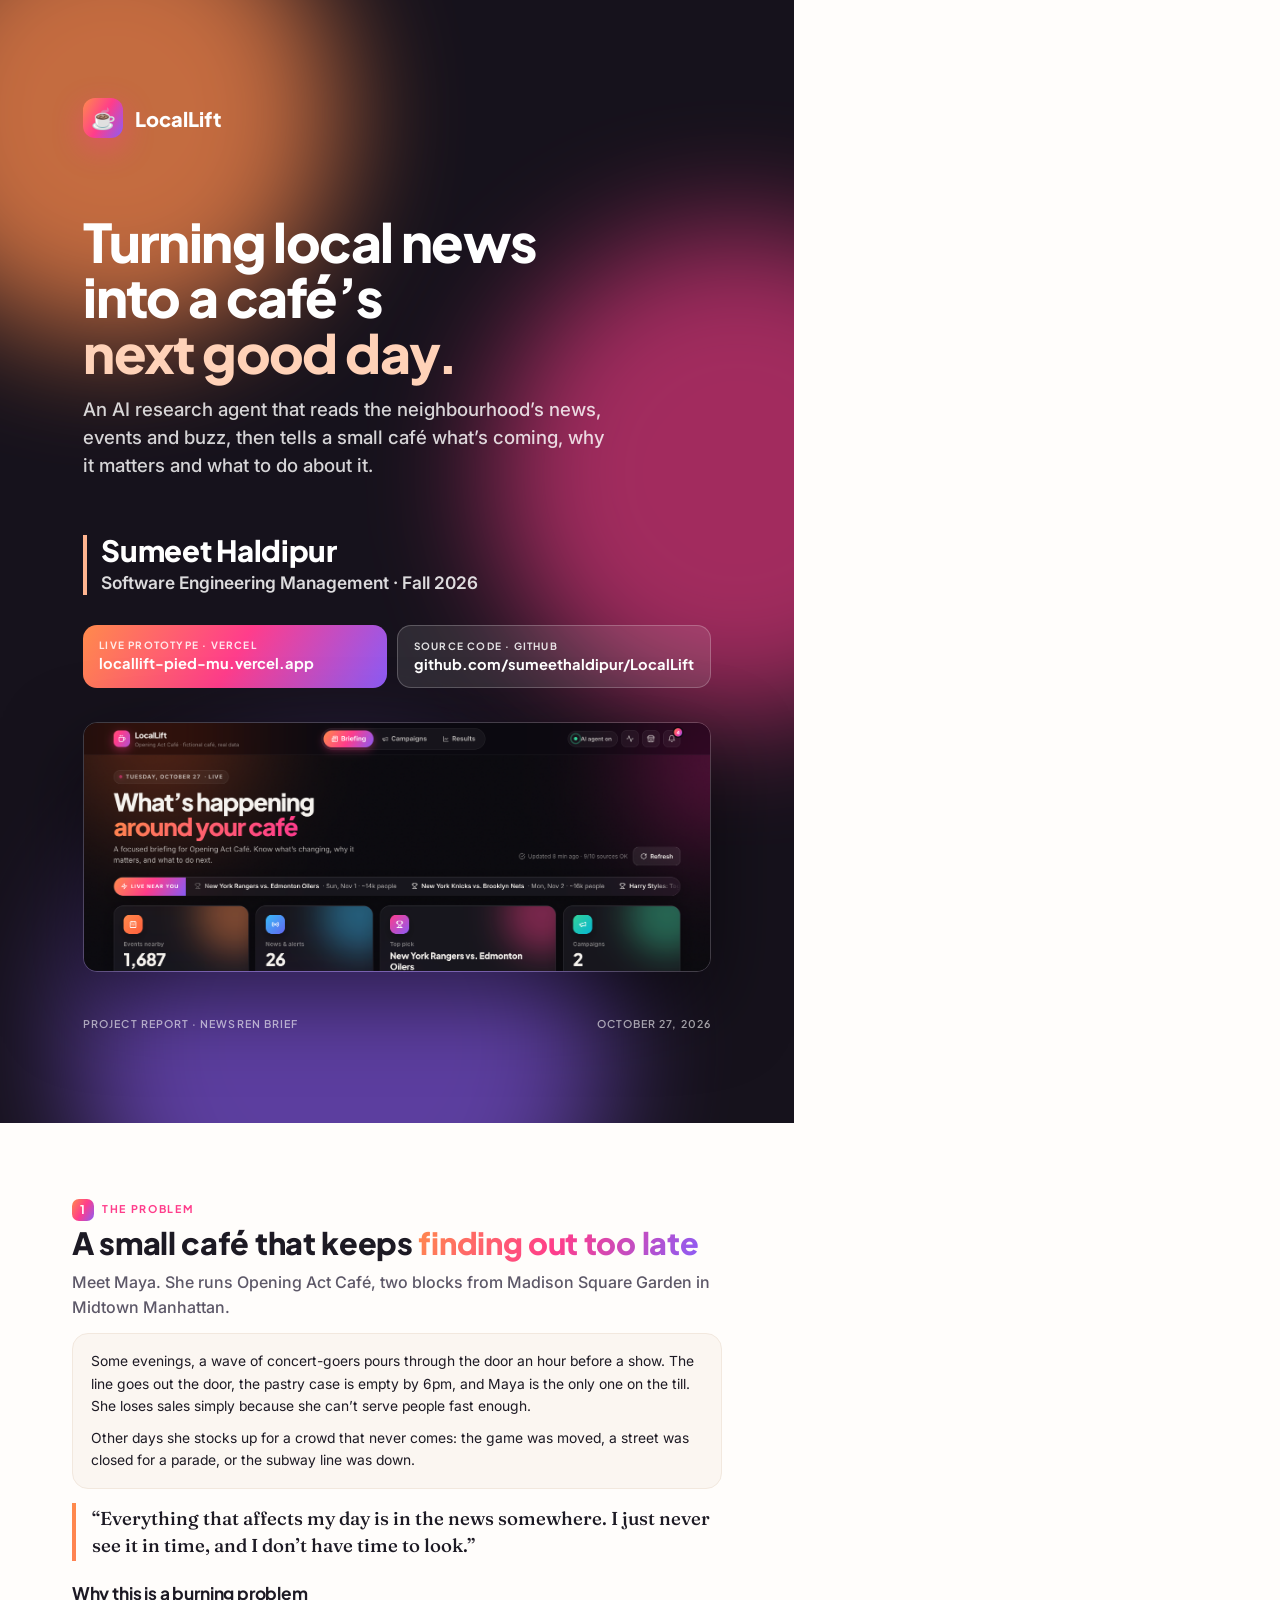
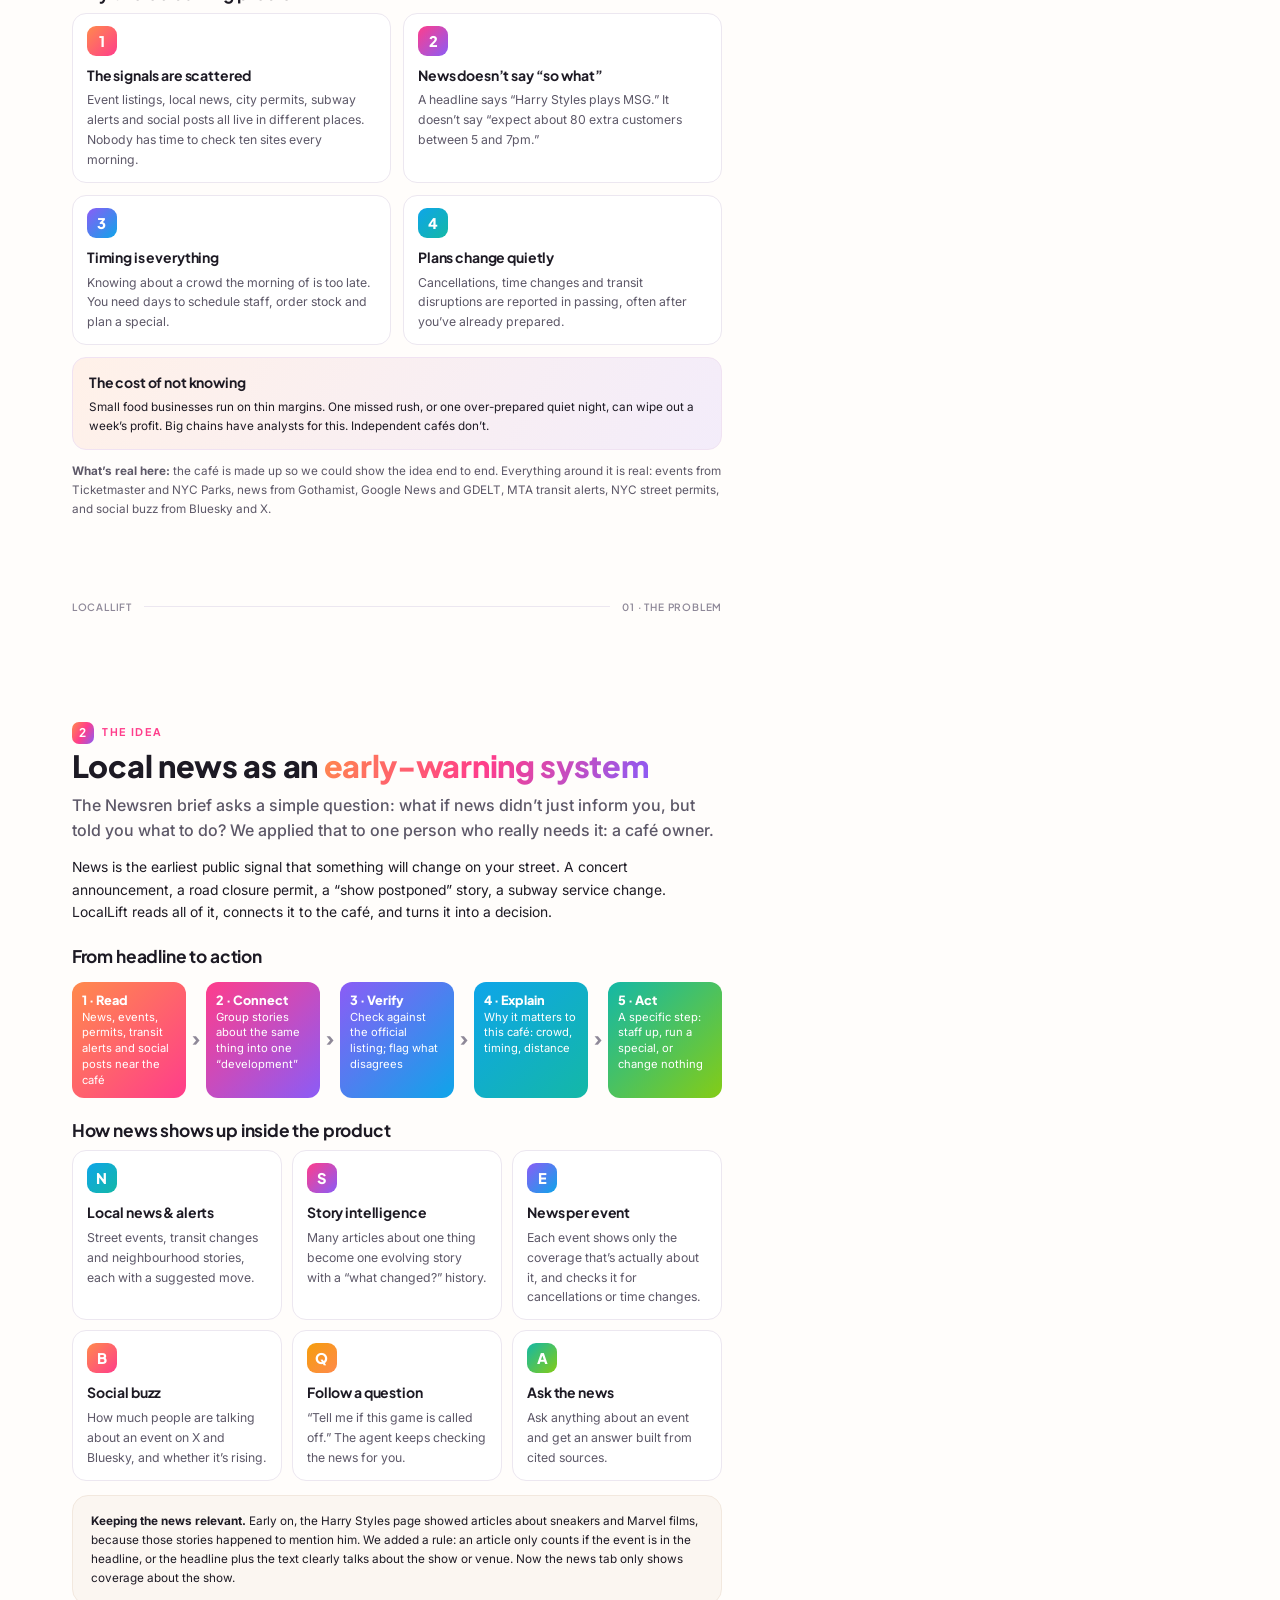
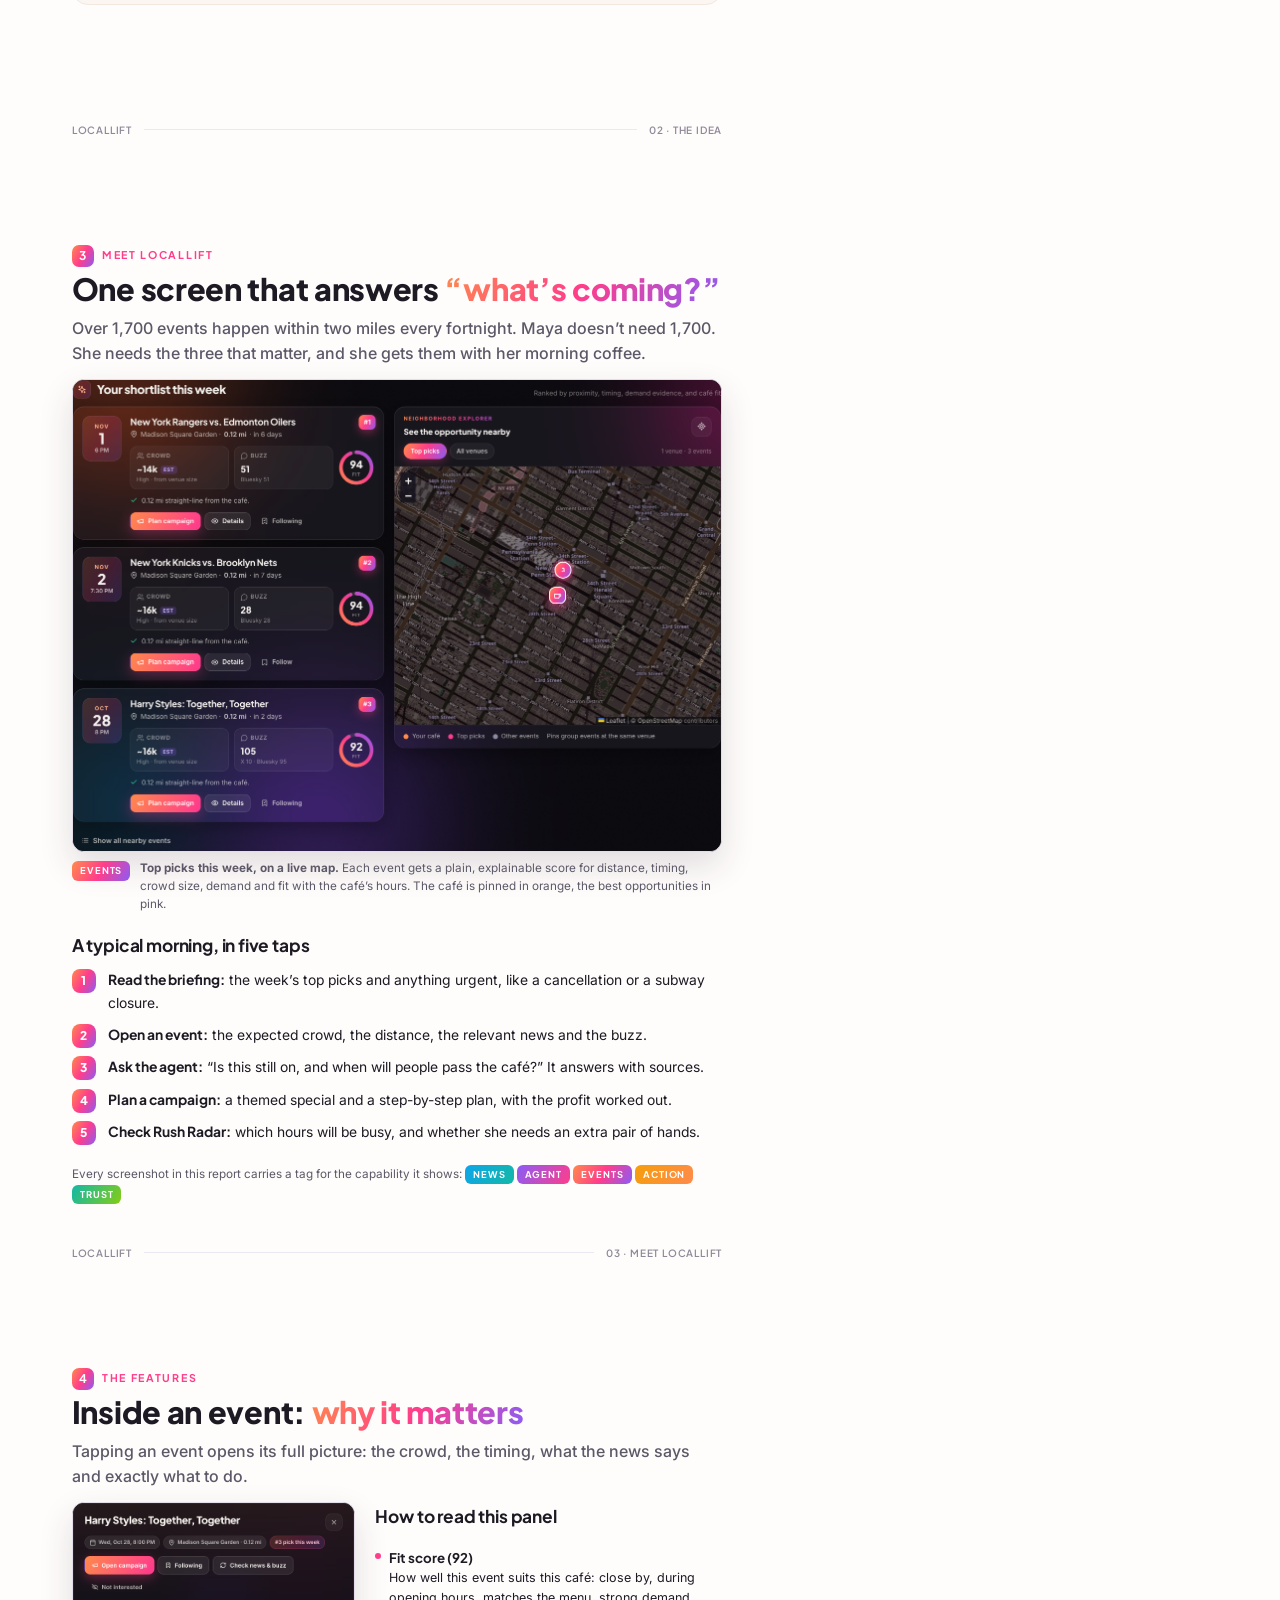
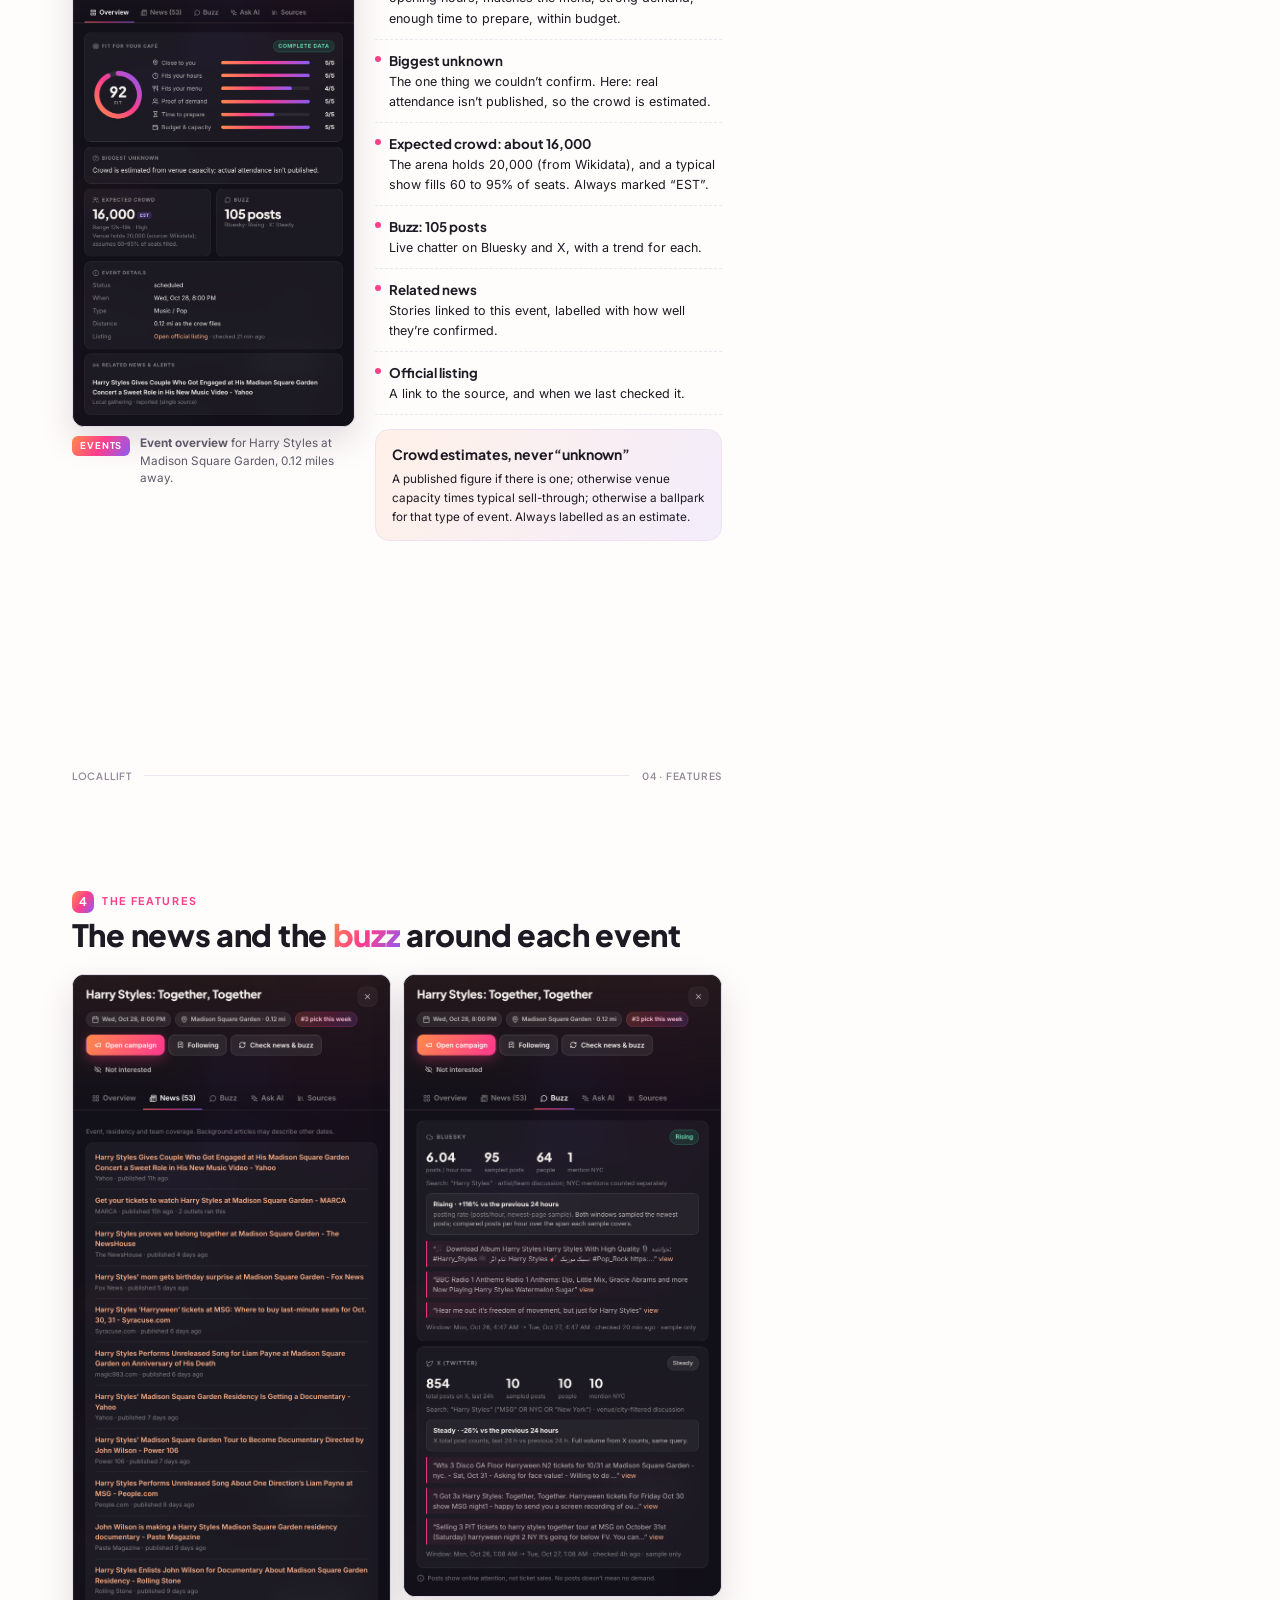
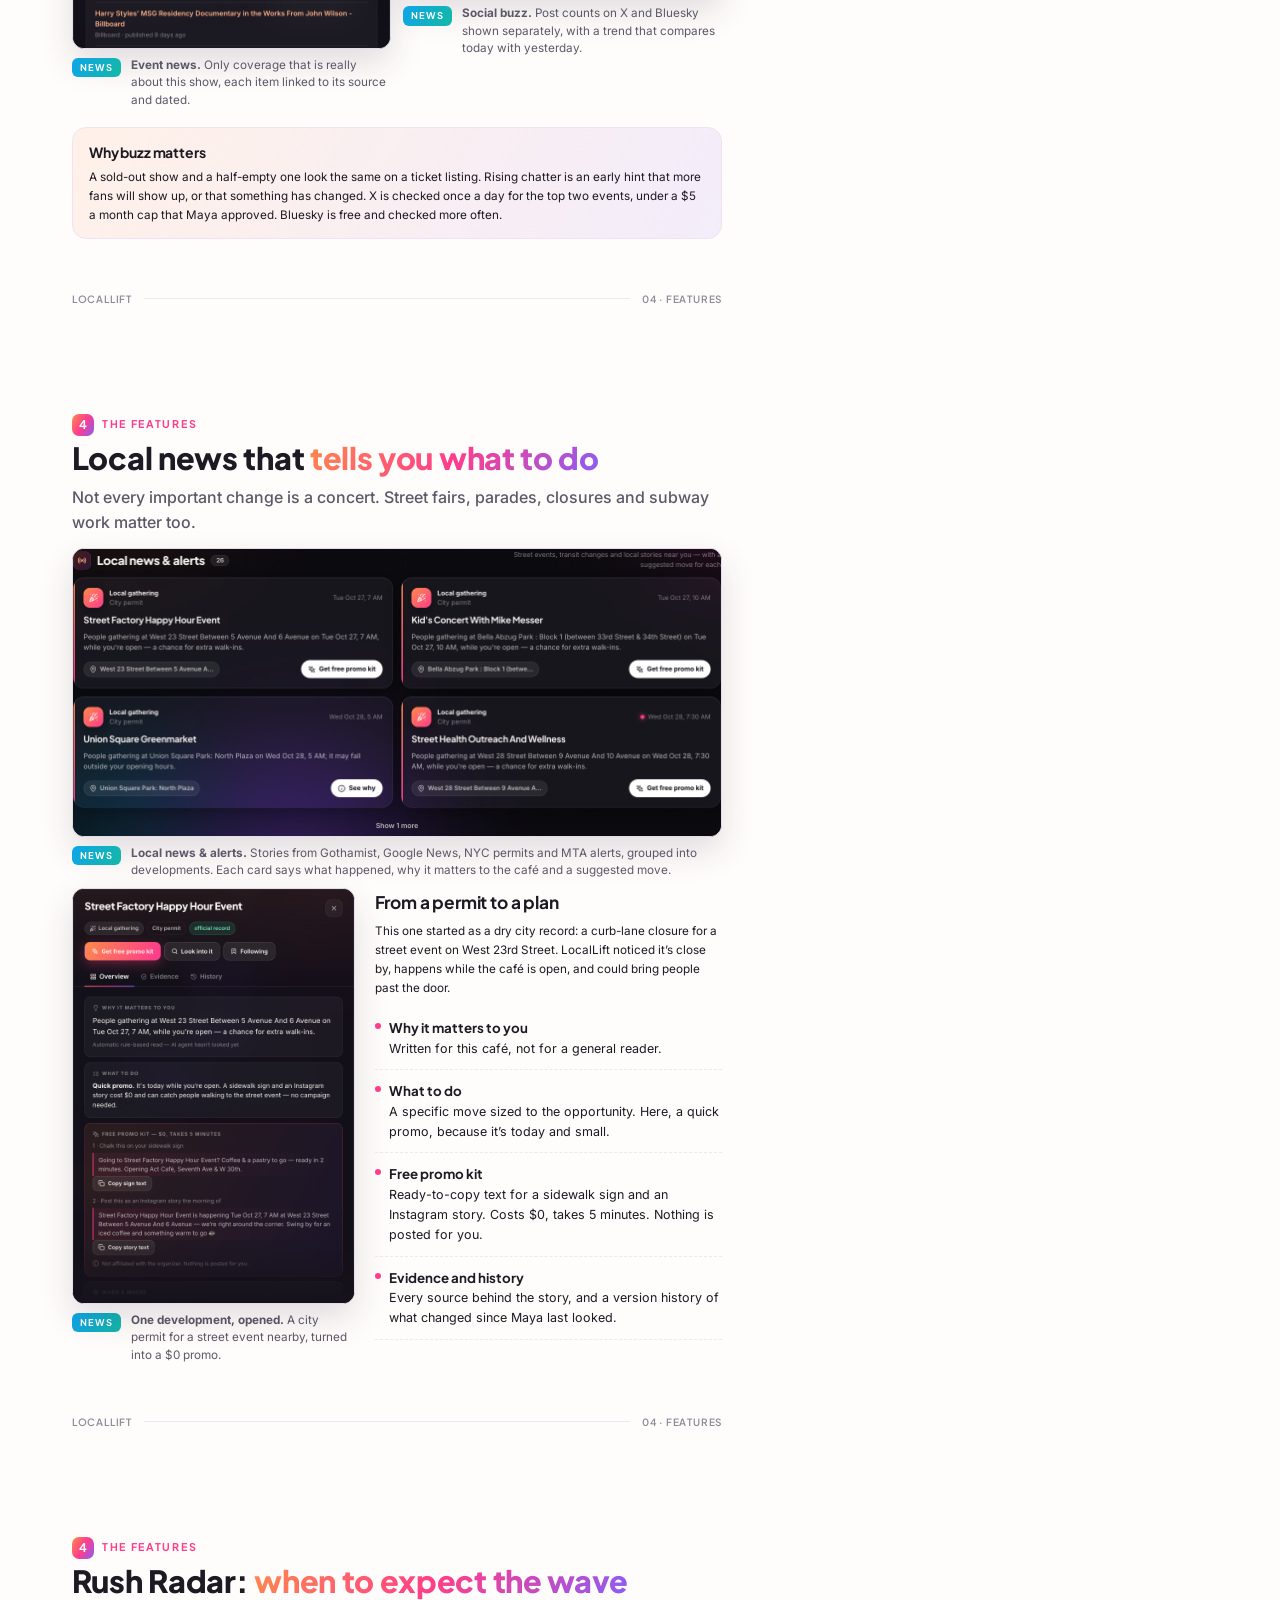
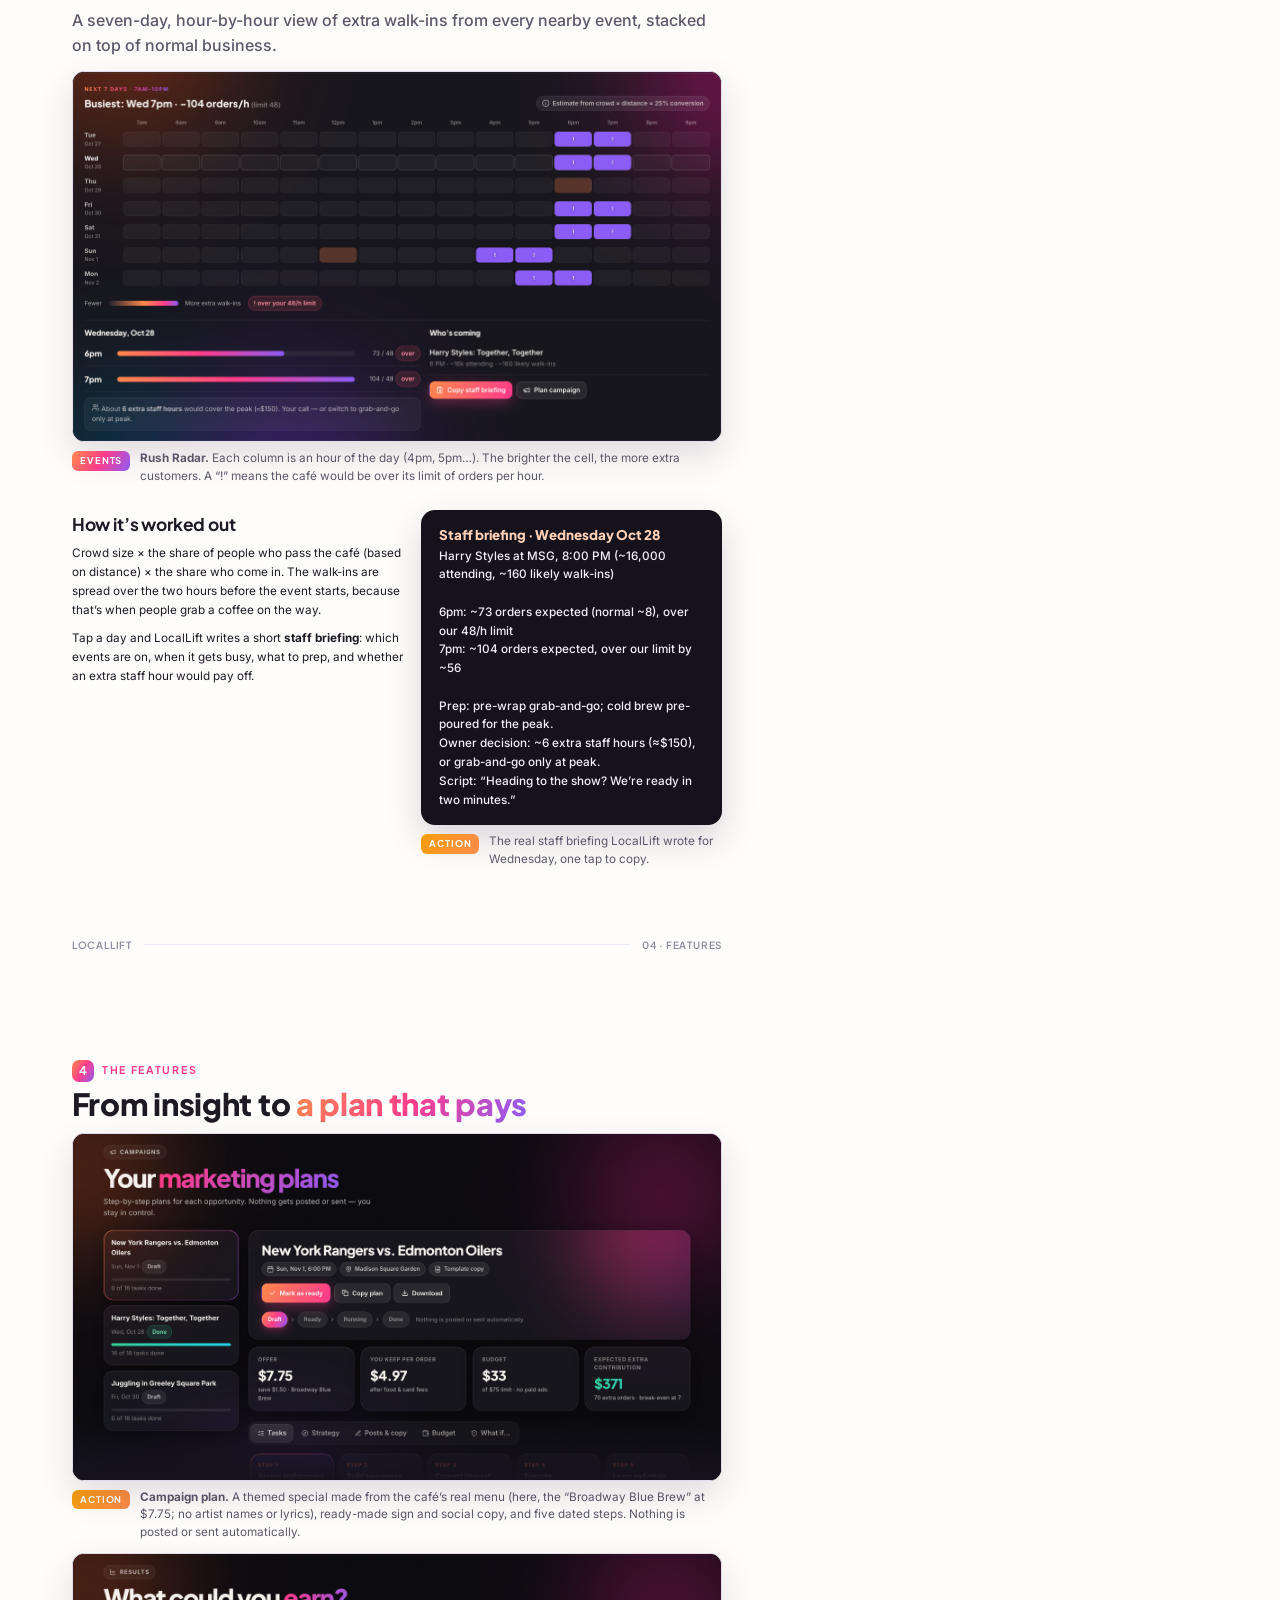
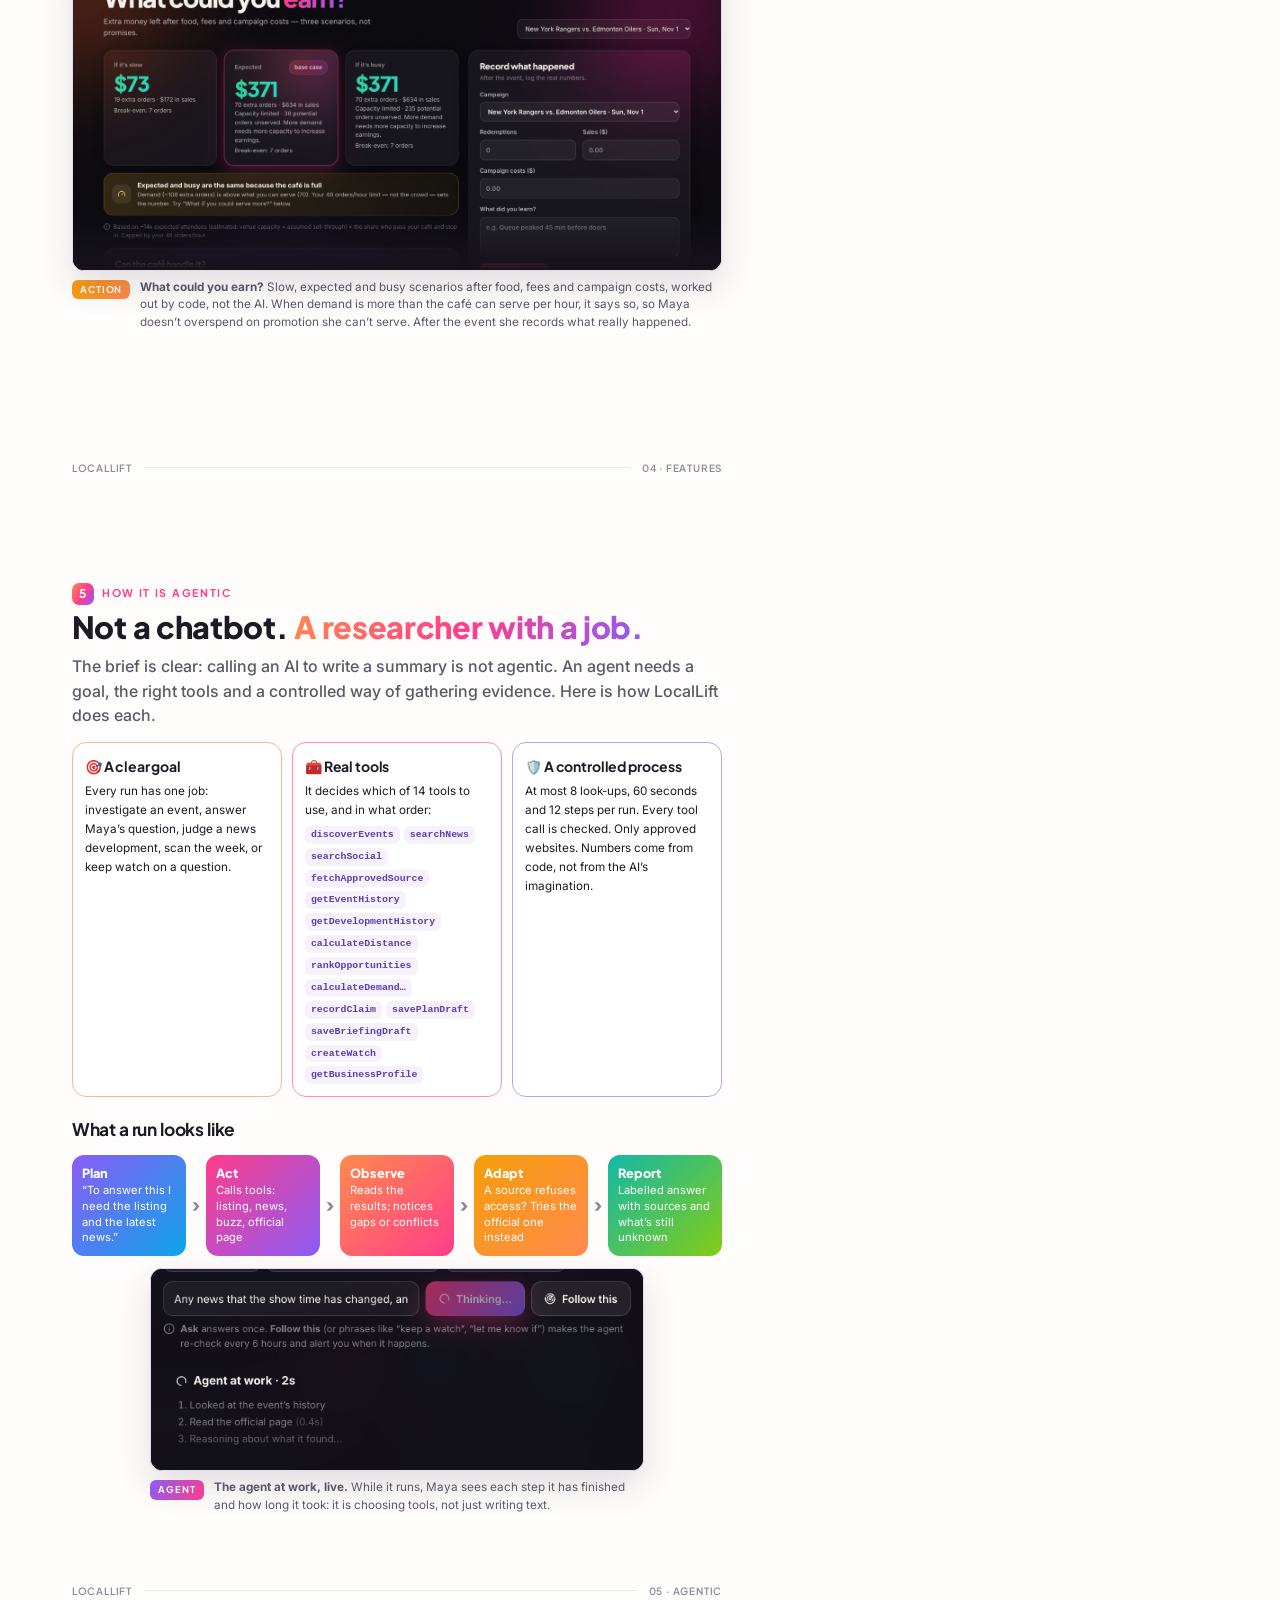
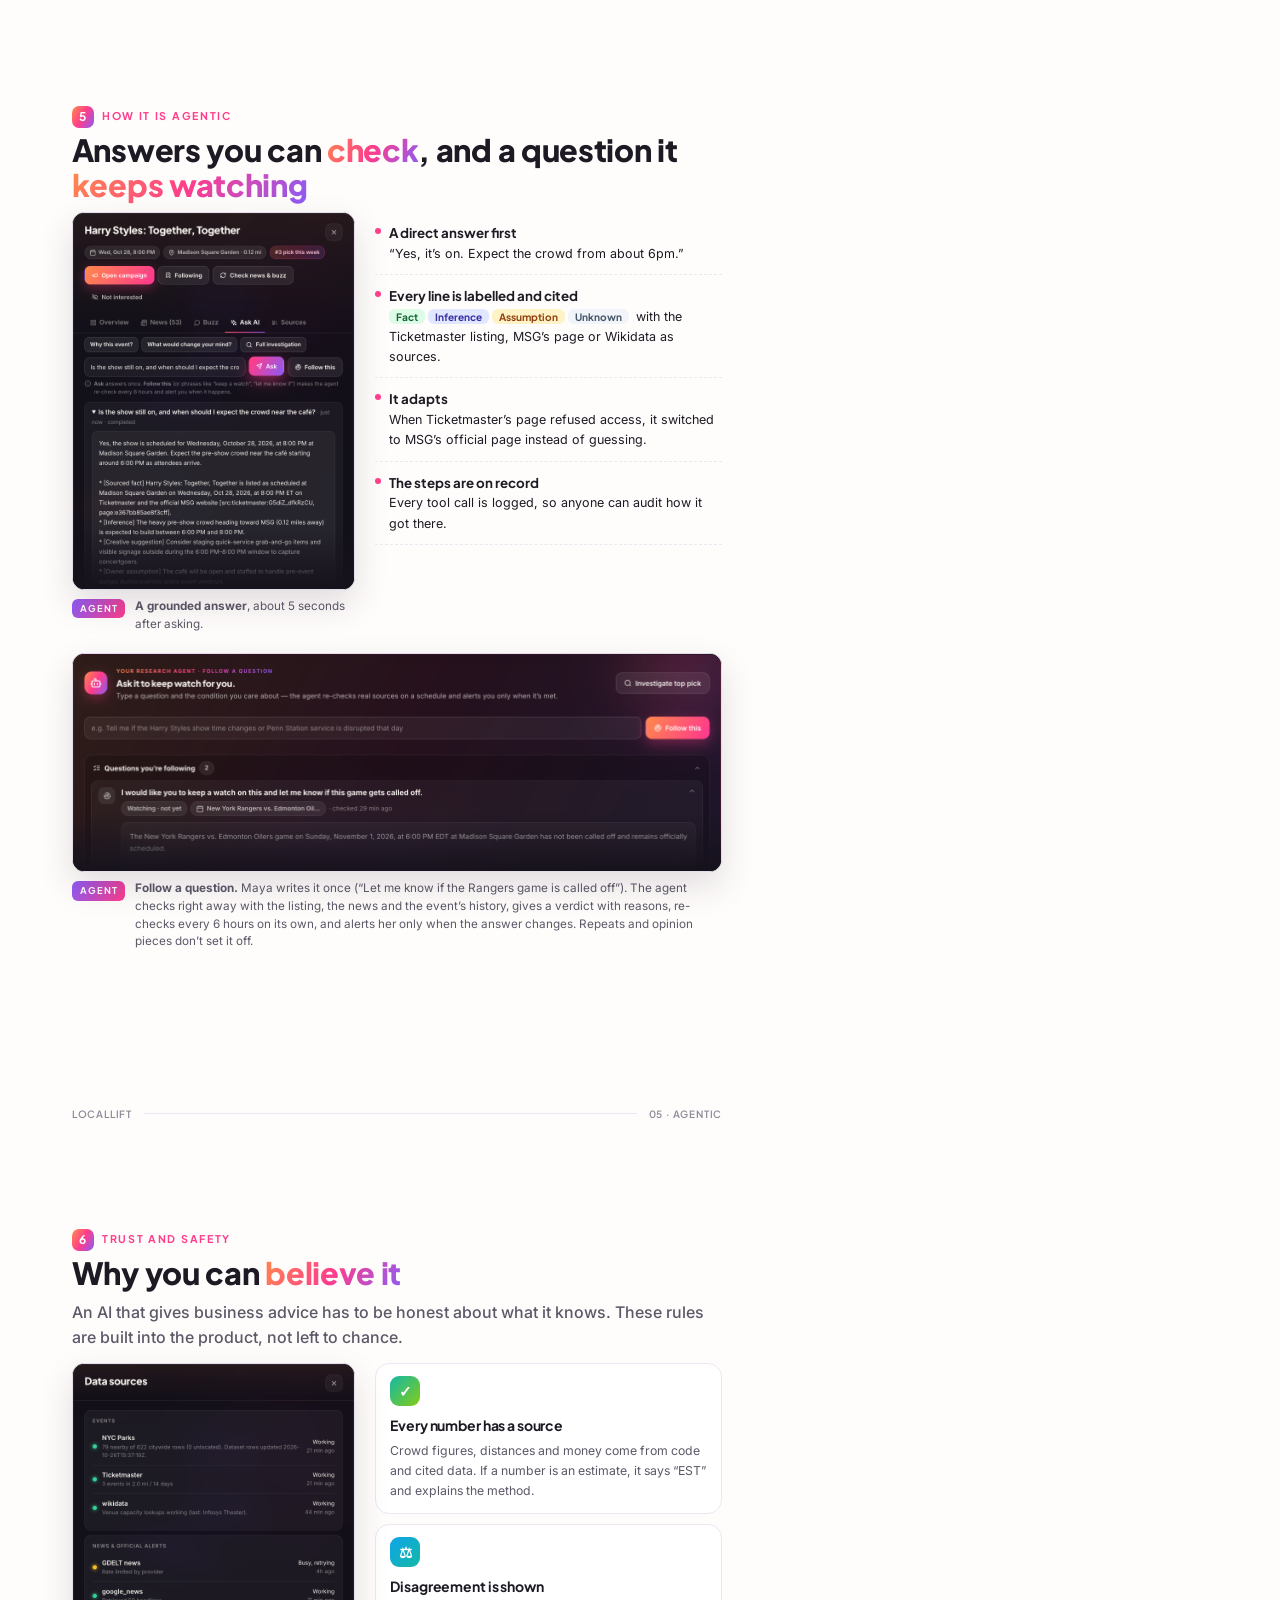
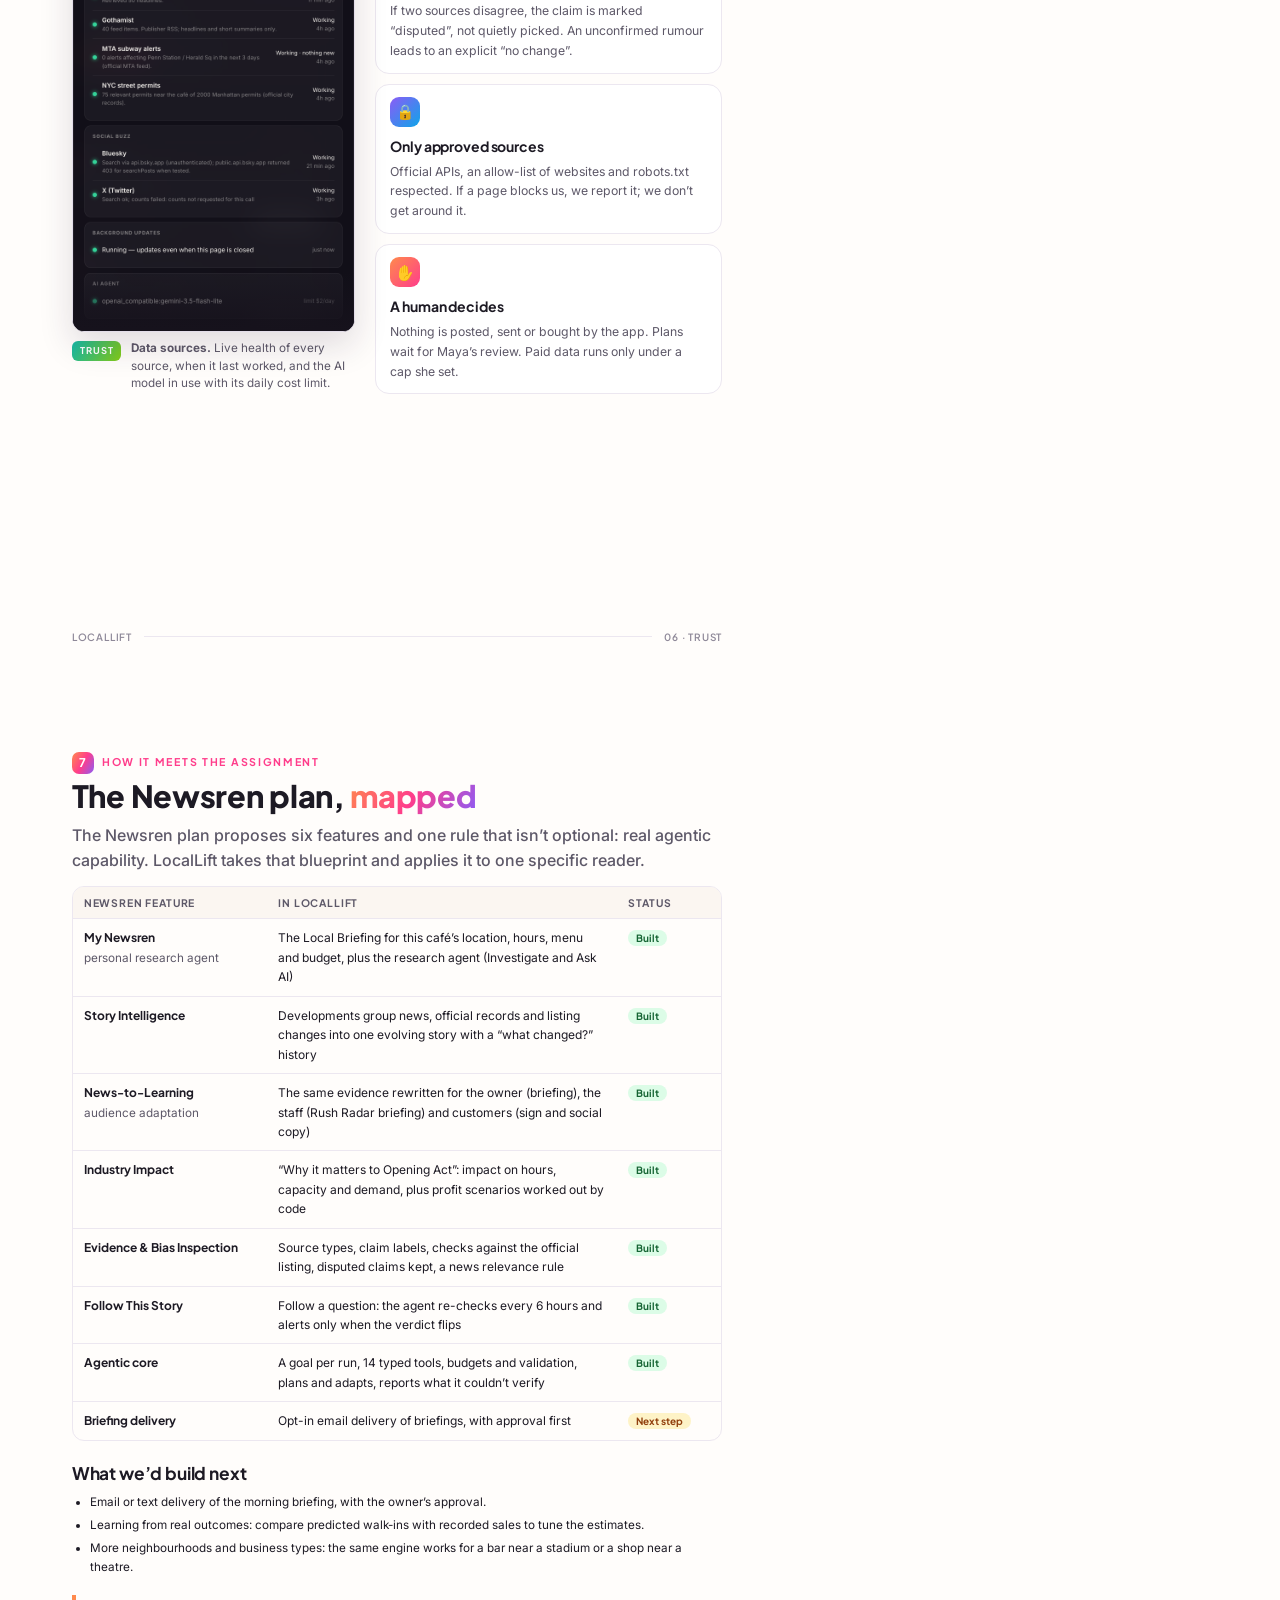
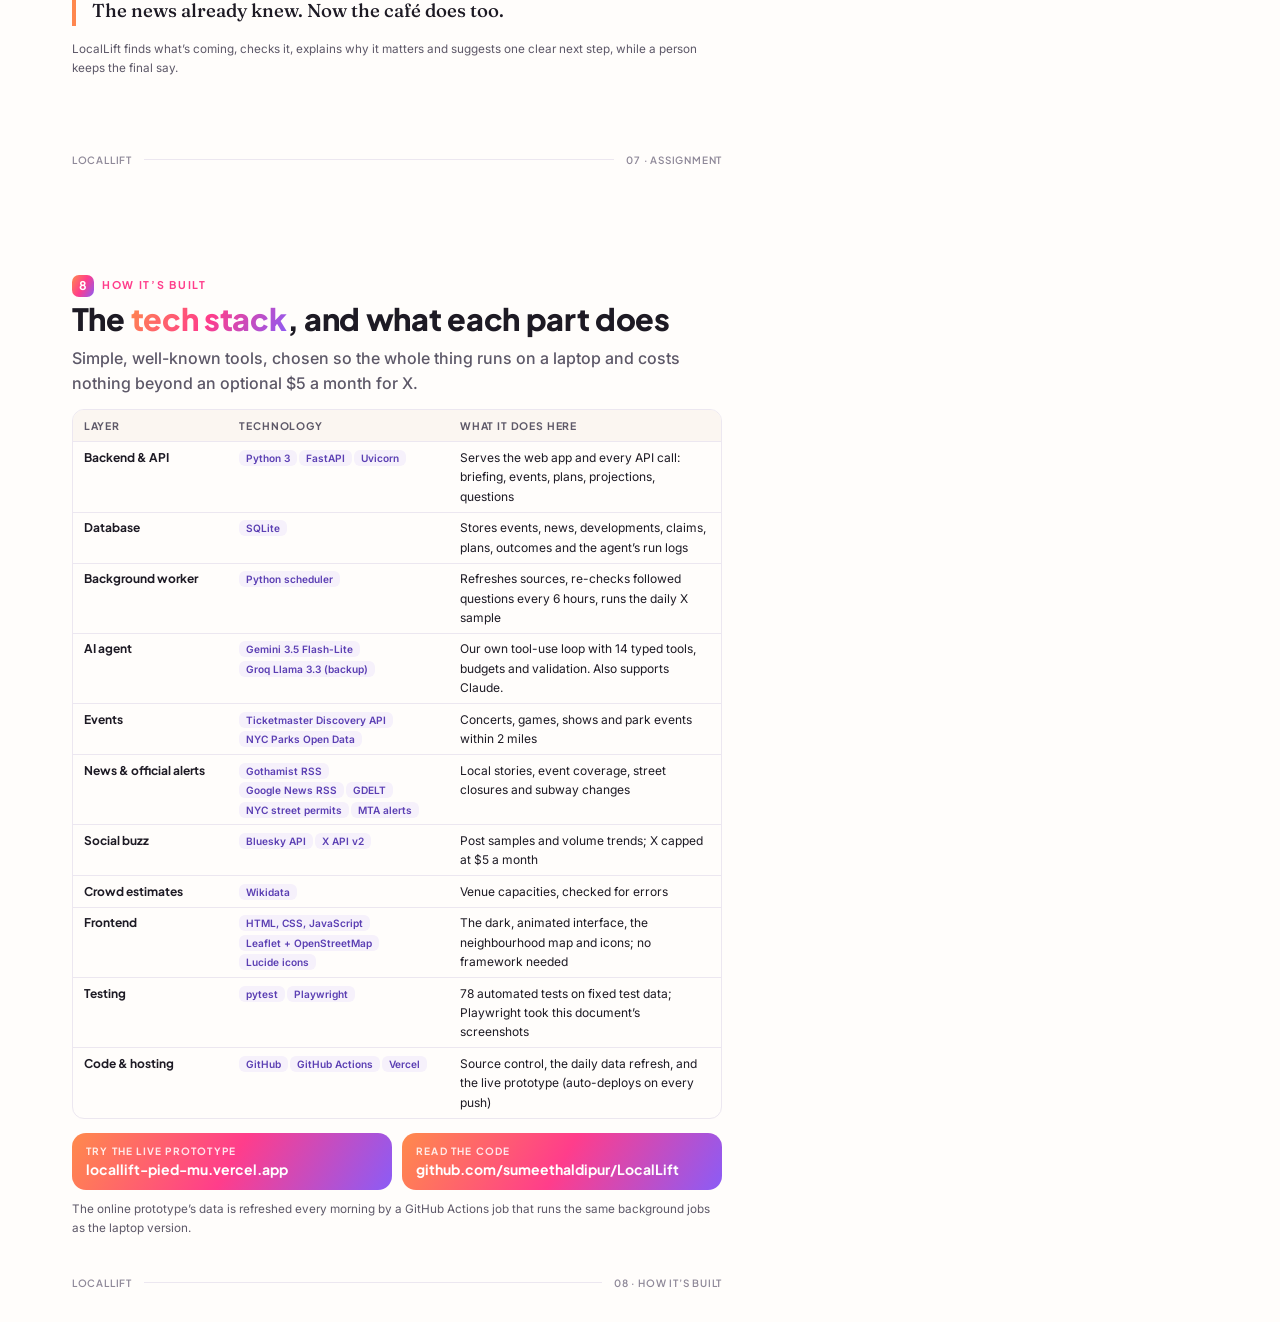
<file: docs/report/LocalLift_Story.html>
<!doctype html>
<html lang="en">
<head>
<meta charset="utf-8">
<title>LocalLift — The Story</title>
<link rel="stylesheet" href="https://fonts.googleapis.com/css2?family=Inter:wght@400;500;600;700&family=Plus+Jakarta+Sans:wght@500;600;700;800&family=Fraunces:opsz,wght@9..144,500;9..144,600&display=swap">
<style>
  @page { size: A4; margin: 0; }
  :root {
    --ink: #1d1a24; --soft: #5d5868; --faint: #8e8898; --line: #ece7f0;
    --paper: #fffdfb; --cream: #fbf6f1;
    --orange: #ff8a4c; --pink: #ff3d8b; --violet: #8b5cf6; --teal: #14b8a6; --sky: #0ea5e9; --amber: #f59e0b;
    --grad: linear-gradient(120deg, #ff8a4c 0%, #ff3d8b 50%, #8b5cf6 100%);
    --night: #16121c;
  }
  * { box-sizing: border-box; }
  html, body { margin: 0; padding: 0; background: var(--paper); color: var(--ink);
    font: 400 10.4pt/1.62 Inter, system-ui, sans-serif; -webkit-print-color-adjust: exact; print-color-adjust: exact; }
  .page { width: 794px; height: 1123px; padding: 20mm 19mm 18mm; position: relative; page-break-after: always; overflow: hidden; }
  .page:last-child { page-break-after: auto; }
  h1, h2, h3, h4 { font-family: "Plus Jakarta Sans", Inter, sans-serif; margin: 0; letter-spacing: -.01em; }
  h2 { font-size: 23pt; line-height: 1.15; font-weight: 800; margin: 4px 0 10px; }
  h3 { font-size: 13pt; font-weight: 700; margin: 18px 0 6px; }
  h4 { font-size: 10.5pt; font-weight: 700; margin: 0 0 4px; }
  p { margin: 0 0 9px; }
  .grad { background: var(--grad); -webkit-background-clip: text; background-clip: text; color: transparent; }
  .kicker { font: 700 8pt/1 "Plus Jakarta Sans"; letter-spacing: .16em; text-transform: uppercase; color: var(--pink); display: flex; align-items: center; gap: 8px; }
  .kicker .num { display: inline-grid; place-items: center; width: 22px; height: 22px; border-radius: 7px; background: var(--grad); color: #fff; letter-spacing: 0; font-size: 9pt; }
  .lead { font: 500 12pt/1.55 Inter; color: var(--soft); margin-bottom: 14px; }
  .serif { font-family: Fraunces, Georgia, serif; }
  .muted { color: var(--soft); }
  .small { font-size: 8.8pt; }
  .footer { position: absolute; bottom: 9mm; left: 19mm; right: 19mm; display: flex; justify-content: space-between;
    font: 600 7.5pt/1 "Plus Jakarta Sans"; color: var(--faint); letter-spacing: .08em; text-transform: uppercase; }
  .footer .bar { flex: 1; height: 1px; background: var(--line); margin: 0 12px; align-self: center; }

  /* cover */
  .cover { background: var(--night); color: #fff; padding: 0; }
  .cover .blob { position: absolute; border-radius: 50%; filter: blur(60px); opacity: .75; }
  .cover .b1 { width: 120mm; height: 120mm; background: #ff8a4c; top: -30mm; left: -30mm; }
  .cover .b2 { width: 130mm; height: 130mm; background: #ff3d8b; top: 60mm; right: -50mm; opacity: .6; }
  .cover .b3 { width: 140mm; height: 140mm; background: #8b5cf6; bottom: -50mm; left: 20mm; opacity: .6; }
  .cover .inner { position: relative; padding: 26mm 22mm; height: 1123px; display: flex; flex-direction: column; }
  .brand { display: flex; align-items: center; gap: 12px; font: 800 15pt "Plus Jakarta Sans"; }
  .brand .mark { width: 40px; height: 40px; border-radius: 12px; background: var(--grad); display: grid; place-items: center; box-shadow: 0 10px 30px rgba(255,61,139,.45); }
  .cover h1 { font-size: 44pt; line-height: 1.04; font-weight: 800; margin-top: 30mm; letter-spacing: -.03em; }
  .cover .sub { font: 500 14pt/1.5 Inter; color: rgba(255,255,255,.82); margin-top: 16px; max-width: 140mm; }
  .cover .chips { display: flex; flex-wrap: wrap; gap: 8px; margin-top: 22px; margin-bottom: 12mm; }
  .cover .chip { padding: 6px 12px; border-radius: 99px; background: rgba(255,255,255,.12); border: 1px solid rgba(255,255,255,.2); font: 600 8.5pt Inter; }
  .cover .shot-wrap { margin-top: auto; flex: none; max-height: 66mm !important; border-radius: 14px; overflow: hidden; border: 1px solid rgba(255,255,255,.18); box-shadow: 0 30px 80px rgba(0,0,0,.5); max-height: 92mm; }
  .cover .shot-wrap img { width: 100%; display: block; }
  .cover .meta { display: flex; justify-content: space-between; margin-top: 12mm; font: 600 8pt "Plus Jakarta Sans"; letter-spacing: .1em; text-transform: uppercase; color: rgba(255,255,255,.6); }

  /* blocks */
  .story { background: var(--cream); border-radius: 16px; padding: 16px 18px; border: 1px solid #f2e8de; margin: 12px 0; }
  .story p:last-child { margin: 0; }
  .quote { font: 500 14pt/1.45 Fraunces, Georgia, serif; color: var(--ink); border-left: 4px solid; border-image: var(--grad) 1; padding: 2px 0 2px 16px; margin: 14px 0; }
  .grid2 { display: grid; grid-template-columns: 1fr 1fr; gap: 12px; }
  .grid3 { display: grid; grid-template-columns: repeat(3, 1fr); gap: 10px; }
  .tile { border: 1px solid var(--line); border-radius: 14px; padding: 12px 14px; background: #fff; }
  .tile .ic { width: 30px; height: 30px; border-radius: 9px; display: grid; place-items: center; color: #fff; font: 800 11pt "Plus Jakarta Sans"; margin-bottom: 8px; }
  .tile p { font-size: 9.2pt; color: var(--soft); margin: 0; }
  .c1 { background: linear-gradient(135deg,#ff8a4c,#ff3d8b); } .c2 { background: linear-gradient(135deg,#ff3d8b,#8b5cf6); }
  .c3 { background: linear-gradient(135deg,#8b5cf6,#0ea5e9); } .c4 { background: linear-gradient(135deg,#0ea5e9,#14b8a6); }
  .c5 { background: linear-gradient(135deg,#14b8a6,#84cc16); } .c6 { background: linear-gradient(135deg,#f59e0b,#ff8a4c); }

  figure { margin: 12px 0 6px; }
  .side { display: grid; grid-template-columns: .9fr 1.1fr; gap: 20px; align-items: start; margin-top: 8px; }
  .side figure { margin-top: 0; }
  .crop { position: relative; overflow: hidden; }
  .crop::after { content: ""; position: absolute; left: 0; right: 0; bottom: 0; height: 60px; background: linear-gradient(transparent, #16121c); }
  .pointlist { list-style: none; padding: 0; margin: 0; }
  .pointlist li { padding: 10px 0 10px 14px; border-bottom: 1px dashed var(--line); position: relative; font-size: 9.4pt; }
  .pointlist li::before { content: ""; position: absolute; left: 0; top: 16px; width: 6px; height: 6px; border-radius: 50%; background: var(--pink); }
  .pointlist li b { font-family: "Plus Jakarta Sans"; display: block; font-size: 10pt; color: var(--ink); }
  .memo { background: var(--night); color: #f3eef8; border-radius: 14px; padding: 16px 18px; font: 500 8.8pt/1.6 Inter; white-space: pre-line; box-shadow: 0 14px 34px rgba(40,20,60,.18); }
  .memo .t { font: 800 10pt "Plus Jakarta Sans"; color: #ffd2b8; display: block; margin-bottom: 4px; }
  .stack { display: flex; flex-direction: column; gap: 10px; }
  figure .frame { border-radius: 12px; overflow: hidden; border: 1px solid #e3dde9; box-shadow: 0 14px 34px rgba(40,20,60,.14); background: var(--night); }
  figure img { width: 100%; display: block; }
  figcaption { display: flex; gap: 10px; align-items: flex-start; margin-top: 8px; font-size: 8.8pt; color: var(--soft); line-height: 1.5; }
  .cap-tag { flex: none; font: 700 7pt/1 "Plus Jakarta Sans"; letter-spacing: .1em; text-transform: uppercase; color: #fff; background: var(--grad); padding: 5px 8px; border-radius: 6px; margin-top: 1px; }
  .cap-tag.news { background: linear-gradient(120deg,#0ea5e9,#14b8a6); }
  .cap-tag.agent { background: linear-gradient(120deg,#8b5cf6,#ff3d8b); }
  .cap-tag.money { background: linear-gradient(120deg,#f59e0b,#ff8a4c); }
  .cap-tag.trust { background: linear-gradient(120deg,#14b8a6,#84cc16); }

  .steps { counter-reset: s; list-style: none; padding: 0; margin: 10px 0; }
  .steps li { counter-increment: s; position: relative; padding: 0 0 10px 36px; }
  .steps li::before { content: counter(s); position: absolute; left: 0; top: 0; width: 24px; height: 24px; border-radius: 8px; background: var(--grad); color: #fff; font: 800 9pt/24px "Plus Jakarta Sans"; text-align: center; }
  .steps li b { font-family: "Plus Jakarta Sans"; }

  table { width: 100%; border-collapse: separate; border-spacing: 0; font-size: 9pt; margin: 10px 0; border: 1px solid var(--line); border-radius: 12px; overflow: hidden; }
  th { text-align: left; font: 700 7.8pt "Plus Jakarta Sans"; letter-spacing: .08em; text-transform: uppercase; color: var(--soft); background: var(--cream); padding: 9px 11px; }
  td { padding: 9px 11px; border-top: 1px solid var(--line); vertical-align: top; }
  td b { font-family: "Plus Jakarta Sans"; }
  .pill { display: inline-block; padding: 2px 8px; border-radius: 99px; font: 700 7.5pt "Plus Jakarta Sans"; }
  .pill.ok { background: #dcfce7; color: #166534; } .pill.part { background: #fef3c7; color: #92400e; }

  .flow { display: flex; align-items: stretch; gap: 6px; margin: 12px 0; }
  .flow .node { flex: 1; border-radius: 12px; padding: 10px; color: #fff; font-size: 8.4pt; line-height: 1.4; }
  .flow .node b { display: block; font: 800 9.5pt "Plus Jakarta Sans"; margin-bottom: 2px; }
  .flow .arrow { align-self: center; color: var(--faint); font: 800 14pt Inter; }

  .loop { display: grid; grid-template-columns: 1fr 1fr 1fr; gap: 10px; margin: 12px 0; position: relative; }
  .loop .box { border-radius: 14px; padding: 12px; border: 1.5px solid; background: #fff; font-size: 8.8pt; }
  .loop .box h4 { display: flex; align-items: center; gap: 6px; }
  .loop .box.g { border-color: #ffb48f; } .loop .box.t { border-color: #ff8fbd; } .loop .box.r { border-color: #b9a1fb; }
  .loop .tools { display: flex; flex-wrap: wrap; gap: 4px; margin-top: 6px; }
  .loop .tools span { font: 600 7.4pt/1 "JetBrains Mono", Menlo, monospace; padding: 4px 6px; border-radius: 6px; background: #f6f1fb; color: #5b3fb3; }

  .callout { border-radius: 14px; padding: 13px 16px; background: linear-gradient(120deg, rgba(255,138,76,.10), rgba(139,92,246,.10)); border: 1px solid #f0e2f2; margin: 12px 0; }
  .callout h4 { margin-bottom: 4px; }
  .callout p:last-child { margin: 0; }
  .twocol { display: grid; grid-template-columns: 1.05fr .95fr; gap: 16px; align-items: start; }
  .label { display: inline-block; padding: 1px 7px; border-radius: 6px; font: 700 7.6pt "Plus Jakarta Sans"; margin-right: 3px; }
  .l-fact { background: #dcfce7; color: #166534; } .l-inf { background: #e0e7ff; color: #3730a3; } .l-ass { background: #fef3c7; color: #92400e; }
  .l-unk { background: #f1f5f9; color: #475569; } .l-dis { background: #fee2e2; color: #991b1b; }
  ul.clean { padding-left: 18px; margin: 6px 0 10px; } ul.clean li { margin-bottom: 4px; }
  .toc { margin-top: 10px; }
  .author { margin-top: 12mm; padding-left: 14px; border-left: 4px solid #ffb48f; }
  .author .who { font: 800 22pt/1.1 "Plus Jakarta Sans"; letter-spacing: -.01em; }
  .author .course { font: 600 13pt/1.4 Inter; color: rgba(255,255,255,.85); margin-top: 4px; }
  .links.big { margin-top: 8mm; }
  .links.big .lnk { padding: 14px 16px; }
  .links.big .lv { font-size: 11pt; white-space: nowrap; word-break: normal; }
  .links.big { margin-bottom: 9mm; }
  .links { display: grid; grid-template-columns: 1fr 1fr; gap: 10px; }
  .lnk { display: block; text-decoration: none; border-radius: 14px; padding: 12px 14px; color: #fff; background: var(--grad); }
  .lnk .lk { display: block; font: 700 7.5pt "Plus Jakarta Sans"; letter-spacing: .12em; text-transform: uppercase; opacity: .85; }
  .lnk .lv { display: block; font: 700 10.5pt "Plus Jakarta Sans"; margin-top: 3px; word-break: break-all; }
  .lnk.dark { background: rgba(255,255,255,.1); border: 1px solid rgba(255,255,255,.22); }
  .stack-table td { padding: 5.5px 11px; }
  .stack-table td:first-child { width: 24%; }
  .stack-table td:nth-child(2) { width: 34%; }
  .tag { display: inline-block; font: 600 7.6pt Inter; padding: 2px 7px; border-radius: 6px; background: #f6f1fb; color: #5b3fb3; margin: 1px 2px 1px 0; }
  .toc a { display: flex; align-items: baseline; gap: 10px; padding: 9px 0; border-bottom: 1px dashed var(--line); color: var(--ink); text-decoration: none; }
  .toc .n { font: 800 11pt "Plus Jakarta Sans"; width: 26px; } .toc .t { font: 700 11pt "Plus Jakarta Sans"; } .toc .d { color: var(--faint); font-size: 9pt; margin-left: auto; }
</style>
</head>
<body>

<!-- ============ COVER ============ -->
<section class="page cover">
  <div class="blob b1"></div><div class="blob b2"></div><div class="blob b3"></div>
  <div class="inner">
    <div class="brand"><div class="mark">☕</div>LocalLift</div>
    <h1 style="margin-top:20mm;font-size:40pt">Turning local news<br>into a café’s<br><span style="color:#ffd2b8">next good day.</span></h1>
    <p class="sub">An AI research agent that reads the neighbourhood’s news, events and buzz, then tells a small café what’s coming, why it matters and what to do about it.</p>
    <div class="author">
      <div class="who">Sumeet Haldipur</div>
      <div class="course">Software Engineering Management · Fall 2026</div>
    </div>
    <div class="links big">
      <a class="lnk" href="https://locallift-pied-mu.vercel.app"><span class="lk">Live prototype · Vercel</span><span class="lv">locallift-pied-mu.vercel.app</span></a>
      <a class="lnk dark" href="https://github.com/sumeethaldipur/LocalLift"><span class="lk">Source code · GitHub</span><span class="lv">github.com/sumeethaldipur/LocalLift</span></a>
    </div>
    <div class="shot-wrap"><img src="shots/s01_briefing.png" alt="LocalLift briefing home"></div>
    <div class="meta"><span>Project report · Newsren brief</span><span>October 27, 2026</span></div>
  </div>
</section>

<!-- ============ 01 PROBLEM ============ -->
<section class="page">
  <div class="kicker"><span class="num">1</span>The problem</div>
  <h2>A small café that keeps <span class="grad">finding out too late</span></h2>
  <p class="lead">Meet Maya. She runs Opening Act Café, two blocks from Madison Square Garden in Midtown Manhattan.</p>
  <div class="story">
    <p>Some evenings, a wave of concert-goers pours through the door an hour before a show. The line goes out the door, the pastry case is empty by 6pm, and Maya is the only one on the till. She loses sales simply because she can’t serve people fast enough.</p>
    <p>Other days she stocks up for a crowd that never comes: the game was moved, a street was closed for a parade, or the subway line was down.</p>
  </div>
  <div class="quote">“Everything that affects my day is in the news somewhere. I just never see it in time, and I don’t have time to look.”</div>
  <h3>Why this is a burning problem</h3>
  <div class="grid2">
    <div class="tile"><div class="ic c1">1</div><h4>The signals are scattered</h4><p>Event listings, local news, city permits, subway alerts and social posts all live in different places. Nobody has time to check ten sites every morning.</p></div>
    <div class="tile"><div class="ic c2">2</div><h4>News doesn’t say “so what”</h4><p>A headline says “Harry Styles plays MSG.” It doesn’t say “expect about 80 extra customers between 5 and 7pm.”</p></div>
    <div class="tile"><div class="ic c3">3</div><h4>Timing is everything</h4><p>Knowing about a crowd the morning of is too late. You need days to schedule staff, order stock and plan a special.</p></div>
    <div class="tile"><div class="ic c4">4</div><h4>Plans change quietly</h4><p>Cancellations, time changes and transit disruptions are reported in passing, often after you’ve already prepared.</p></div>
  </div>
  <div class="callout">
    <h4>The cost of not knowing</h4>
    <p class="small">Small food businesses run on thin margins. One missed rush, or one over-prepared quiet night, can wipe out a week’s profit. Big chains have analysts for this. Independent cafés don’t.</p>
  </div>
  <p class="small muted" style="margin-top:10px"><b>What’s real here:</b> the café is made up so we could show the idea end to end. Everything around it is real: events from Ticketmaster and NYC Parks, news from Gothamist, Google News and GDELT, MTA transit alerts, NYC street permits, and social buzz from Bluesky and X.</p>
  <div class="footer"><span>LocalLift</span><span class="bar"></span><span>01 · The problem</span></div>
</section>

<!-- ============ 02 IDEA ============ -->
<section class="page">
  <div class="kicker"><span class="num">2</span>The idea</div>
  <h2>Local news as an <span class="grad">early-warning system</span></h2>
  <p class="lead">The Newsren brief asks a simple question: what if news didn’t just inform you, but told you what to do? We applied that to one person who really needs it: a café owner.</p>
  <p>News is the earliest public signal that something will change on your street. A concert announcement, a road closure permit, a “show postponed” story, a subway service change. LocalLift reads all of it, connects it to the café, and turns it into a decision.</p>
  <h3>From headline to action</h3>
  <div class="flow">
    <div class="node c1"><b>1 · Read</b>News, events, permits, transit alerts and social posts near the café</div><div class="arrow">›</div>
    <div class="node c2"><b>2 · Connect</b>Group stories about the same thing into one “development”</div><div class="arrow">›</div>
    <div class="node c3"><b>3 · Verify</b>Check against the official listing; flag what disagrees</div><div class="arrow">›</div>
    <div class="node c4"><b>4 · Explain</b>Why it matters to this café: crowd, timing, distance</div><div class="arrow">›</div>
    <div class="node c5"><b>5 · Act</b>A specific step: staff up, run a special, or change nothing</div>
  </div>
  <h3>How news shows up inside the product</h3>
  <div class="grid3">
    <div class="tile"><div class="ic c4">N</div><h4>Local news &amp; alerts</h4><p>Street events, transit changes and neighbourhood stories, each with a suggested move.</p></div>
    <div class="tile"><div class="ic c2">S</div><h4>Story intelligence</h4><p>Many articles about one thing become one evolving story with a “what changed?” history.</p></div>
    <div class="tile"><div class="ic c3">E</div><h4>News per event</h4><p>Each event shows only the coverage that’s actually about it, and checks it for cancellations or time changes.</p></div>
    <div class="tile"><div class="ic c1">B</div><h4>Social buzz</h4><p>How much people are talking about an event on X and Bluesky, and whether it’s rising.</p></div>
    <div class="tile"><div class="ic c6">Q</div><h4>Follow a question</h4><p>“Tell me if this game is called off.” The agent keeps checking the news for you.</p></div>
    <div class="tile"><div class="ic c5">A</div><h4>Ask the news</h4><p>Ask anything about an event and get an answer built from cited sources.</p></div>
  </div>
  <div class="story" style="margin-top:14px">
    <p class="small"><b>Keeping the news relevant.</b> Early on, the Harry Styles page showed articles about sneakers and Marvel films, because those stories happened to mention him. We added a rule: an article only counts if the event is in the headline, or the headline plus the text clearly talks about the show or venue. Now the news tab only shows coverage about the show.</p>
  </div>
  <div class="footer"><span>LocalLift</span><span class="bar"></span><span>02 · The idea</span></div>
</section>

<!-- ============ 03 MEET ============ -->
<section class="page">
  <div class="kicker"><span class="num">3</span>Meet LocalLift</div>
  <h2>One screen that answers <span class="grad">“what’s coming?”</span></h2>
  <p class="lead">Over 1,700 events happen within two miles every fortnight. Maya doesn’t need 1,700. She needs the three that matter, and she gets them with her morning coffee.</p>
  <figure>
    <div class="frame"><img src="shots/s02_shortlist.png" alt=""></div>
    <figcaption><span class="cap-tag">Events</span><span><b>Top picks this week, on a live map.</b> Each event gets a plain, explainable score for distance, timing, crowd size, demand and fit with the café’s hours. The café is pinned in orange, the best opportunities in pink.</span></figcaption>
  </figure>
  <h3>A typical morning, in five taps</h3>
  <ol class="steps">
    <li><b>Read the briefing:</b> the week’s top picks and anything urgent, like a cancellation or a subway closure.</li>
    <li><b>Open an event:</b> the expected crowd, the distance, the relevant news and the buzz.</li>
    <li><b>Ask the agent:</b> “Is this still on, and when will people pass the café?” It answers with sources.</li>
    <li><b>Plan a campaign:</b> a themed special and a step-by-step plan, with the profit worked out.</li>
    <li><b>Check Rush Radar:</b> which hours will be busy, and whether she needs an extra pair of hands.</li>
  </ol>
  <p class="small muted">Every screenshot in this report carries a tag for the capability it shows:
    <span class="cap-tag news" style="display:inline-block">News</span>
    <span class="cap-tag agent" style="display:inline-block">Agent</span>
    <span class="cap-tag" style="display:inline-block">Events</span>
    <span class="cap-tag money" style="display:inline-block">Action</span>
    <span class="cap-tag trust" style="display:inline-block">Trust</span></p>
  <div class="footer"><span>LocalLift</span><span class="bar"></span><span>03 · Meet LocalLift</span></div>
</section>

<!-- ============ 04 event detail ============ -->
<section class="page">
  <div class="kicker"><span class="num">4</span>The features</div>
  <h2>Inside an event: <span class="grad">why it matters</span></h2>
  <p class="lead">Tapping an event opens its full picture: the crowd, the timing, what the news says and exactly what to do.</p>
  <div class="side">
    <figure>
      <div class="frame"><img src="shots/s03_event.png" alt=""></div>
      <figcaption><span class="cap-tag">Events</span><span><b>Event overview</b> for Harry Styles at Madison Square Garden, 0.12 miles away.</span></figcaption>
    </figure>
    <div>
      <h3 style="margin-top:0">How to read this panel</h3>
      <ul class="pointlist">
        <li><b>Fit score (92)</b>How well this event suits this café: close by, during opening hours, matches the menu, strong demand, enough time to prepare, within budget.</li>
        <li><b>Biggest unknown</b>The one thing we couldn’t confirm. Here: real attendance isn’t published, so the crowd is estimated.</li>
        <li><b>Expected crowd: about 16,000</b>The arena holds 20,000 (from Wikidata), and a typical show fills 60 to 95% of seats. Always marked “EST”.</li>
        <li><b>Buzz: 105 posts</b>Live chatter on Bluesky and X, with a trend for each.</li>
        <li><b>Related news</b>Stories linked to this event, labelled with how well they’re confirmed.</li>
        <li><b>Official listing</b>A link to the source, and when we last checked it.</li>
      </ul>
      <div class="callout" style="margin-top:14px"><h4>Crowd estimates, never “unknown”</h4><p class="small">A published figure if there is one; otherwise venue capacity times typical sell-through; otherwise a ballpark for that type of event. Always labelled as an estimate.</p></div>
    </div>
  </div>
  <div class="footer"><span>LocalLift</span><span class="bar"></span><span>04 · Features</span></div>
</section>

<!-- ============ 04 news + buzz ============ -->
<section class="page">
  <div class="kicker"><span class="num">4</span>The features</div>
  <h2>The news and the <span class="grad">buzz</span> around each event</h2>
  <div class="grid2" style="align-items:start">
    <figure>
      <div class="frame"><img src="shots/s04_event_news.png" alt=""></div>
      <figcaption><span class="cap-tag news">News</span><span><b>Event news.</b> Only coverage that is really about this show, each item linked to its source and dated.</span></figcaption>
    </figure>
    <figure>
      <div class="frame"><img src="shots/s05_buzz.png" alt=""></div>
      <figcaption><span class="cap-tag news">News</span><span><b>Social buzz.</b> Post counts on X and Bluesky shown separately, with a trend that compares today with yesterday.</span></figcaption>
    </figure>
  </div>
  <div class="callout">
    <h4>Why buzz matters</h4>
    <p class="small">A sold-out show and a half-empty one look the same on a ticket listing. Rising chatter is an early hint that more fans will show up, or that something has changed. X is checked once a day for the top two events, under a $5 a month cap that Maya approved. Bluesky is free and checked more often.</p>
  </div>
  <div class="footer"><span>LocalLift</span><span class="bar"></span><span>04 · Features</span></div>
</section>

<!-- ============ 04 local news + story intelligence ============ -->
<section class="page">
  <div class="kicker"><span class="num">4</span>The features</div>
  <h2>Local news that <span class="grad">tells you what to do</span></h2>
  <p class="lead">Not every important change is a concert. Street fairs, parades, closures and subway work matter too.</p>
  <figure>
    <div class="frame"><img src="shots/s06_news.png" alt=""></div>
    <figcaption><span class="cap-tag news">News</span><span><b>Local news &amp; alerts.</b> Stories from Gothamist, Google News, NYC permits and MTA alerts, grouped into developments. Each card says what happened, why it matters to the café and a suggested move.</span></figcaption>
  </figure>
  <div class="side">
    <figure>
      <div class="frame crop" style="max-height:110mm"><img src="shots/s07_development.png" alt=""></div>
      <figcaption><span class="cap-tag news">News</span><span><b>One development, opened.</b> A city permit for a street event nearby, turned into a $0 promo.</span></figcaption>
    </figure>
    <div>
      <h3 style="margin-top:0">From a permit to a plan</h3>
      <p class="small">This one started as a dry city record: a curb-lane closure for a street event on West 23rd Street. LocalLift noticed it’s close by, happens while the café is open, and could bring people past the door.</p>
      <ul class="pointlist">
        <li><b>Why it matters to you</b>Written for this café, not for a general reader.</li>
        <li><b>What to do</b>A specific move sized to the opportunity. Here, a quick promo, because it’s today and small.</li>
        <li><b>Free promo kit</b>Ready-to-copy text for a sidewalk sign and an Instagram story. Costs $0, takes 5 minutes. Nothing is posted for you.</li>
        <li><b>Evidence and history</b>Every source behind the story, and a version history of what changed since Maya last looked.</li>
      </ul>
    </div>
  </div>
  <div class="footer"><span>LocalLift</span><span class="bar"></span><span>04 · Features</span></div>
</section>

<!-- ============ 04 radar ============ -->
<section class="page">
  <div class="kicker"><span class="num">4</span>The features</div>
  <h2>Rush Radar: <span class="grad">when to expect the wave</span></h2>
  <p class="lead">A seven-day, hour-by-hour view of extra walk-ins from every nearby event, stacked on top of normal business.</p>
  <figure>
    <div class="frame"><img src="shots/s08_radar.png" alt=""></div>
    <figcaption><span class="cap-tag">Events</span><span><b>Rush Radar.</b> Each column is an hour of the day (4pm, 5pm…). The brighter the cell, the more extra customers. A “!” means the café would be over its limit of orders per hour.</span></figcaption>
  </figure>
  <div class="twocol">
    <div>
      <h3>How it’s worked out</h3>
      <p class="small">Crowd size × the share of people who pass the café (based on distance) × the share who come in. The walk-ins are spread over the two hours before the event starts, because that’s when people grab a coffee on the way.</p>
      <p class="small">Tap a day and LocalLift writes a short <b>staff briefing</b>: which events are on, when it gets busy, what to prep, and whether an extra staff hour would pay off.</p>
    </div>
    <div style="margin-top:18px">
      <div class="memo"><span class="t">Staff briefing · Wednesday Oct 28</span>Harry Styles at MSG, 8:00 PM (~16,000 attending, ~160 likely walk-ins)

6pm: ~73 orders expected (normal ~8), over our 48/h limit
7pm: ~104 orders expected, over our limit by ~56

Prep: pre-wrap grab-and-go; cold brew pre-poured for the peak.
Owner decision: ~6 extra staff hours (≈$150), or grab-and-go only at peak.
Script: “Heading to the show? We’re ready in two minutes.”</div>
      <figcaption><span class="cap-tag money">Action</span><span>The real staff briefing LocalLift wrote for Wednesday, one tap to copy.</span></figcaption>
    </div>
  </div>
  <div class="footer"><span>LocalLift</span><span class="bar"></span><span>04 · Features</span></div>
</section>

<!-- ============ 04 campaign + results ============ -->
<section class="page">
  <div class="kicker"><span class="num">4</span>The features</div>
  <h2>From insight to <span class="grad">a plan that pays</span></h2>
  <figure>
    <div class="frame crop" style="max-height:92mm"><img src="shots/s10_campaign.png" alt=""></div>
    <figcaption><span class="cap-tag money">Action</span><span><b>Campaign plan.</b> A themed special made from the café’s real menu (here, the “Broadway Blue Brew” at $7.75; no artist names or lyrics), ready-made sign and social copy, and five dated steps. Nothing is posted or sent automatically.</span></figcaption>
  </figure>
  <figure>
    <div class="frame crop" style="max-height:84mm"><img src="shots/s11_results.png" alt=""></div>
    <figcaption><span class="cap-tag money">Action</span><span><b>What could you earn?</b> Slow, expected and busy scenarios after food, fees and campaign costs, worked out by code, not the AI. When demand is more than the café can serve per hour, it says so, so Maya doesn’t overspend on promotion she can’t serve. After the event she records what really happened.</span></figcaption>
  </figure>
  <div class="footer"><span>LocalLift</span><span class="bar"></span><span>04 · Features</span></div>
</section>

<!-- ============ 05 AGENTIC ============ -->
<section class="page">
  <div class="kicker"><span class="num">5</span>How it is agentic</div>
  <h2>Not a chatbot. <span class="grad">A researcher with a job.</span></h2>
  <p class="lead">The brief is clear: calling an AI to write a summary is not agentic. An agent needs a goal, the right tools and a controlled way of gathering evidence. Here is how LocalLift does each.</p>
  <div class="loop">
    <div class="box g"><h4>🎯 A clear goal</h4>Every run has one job: investigate an event, answer Maya’s question, judge a news development, scan the week, or keep watch on a question.</div>
    <div class="box t"><h4>🧰 Real tools</h4>It decides which of 14 tools to use, and in what order:
      <div class="tools"><span>discoverEvents</span><span>searchNews</span><span>searchSocial</span><span>fetchApprovedSource</span><span>getEventHistory</span><span>getDevelopmentHistory</span><span>calculateDistance</span><span>rankOpportunities</span><span>calculateDemand…</span><span>recordClaim</span><span>savePlanDraft</span><span>saveBriefingDraft</span><span>createWatch</span><span>getBusinessProfile</span></div></div>
    <div class="box r"><h4>🛡️ A controlled process</h4>At most 8 look-ups, 60 seconds and 12 steps per run. Every tool call is checked. Only approved websites. Numbers come from code, not from the AI’s imagination.</div>
  </div>
  <h3>What a run looks like</h3>
  <div class="flow">
    <div class="node c3"><b>Plan</b>“To answer this I need the listing and the latest news.”</div><div class="arrow">›</div>
    <div class="node c2"><b>Act</b>Calls tools: listing, news, buzz, official page</div><div class="arrow">›</div>
    <div class="node c1"><b>Observe</b>Reads the results; notices gaps or conflicts</div><div class="arrow">›</div>
    <div class="node c6"><b>Adapt</b>A source refuses access? Tries the official one instead</div><div class="arrow">›</div>
    <div class="node c5"><b>Report</b>Labelled answer with sources and what’s still unknown</div>
  </div>
  <figure style="width:76%;margin-left:auto;margin-right:auto">
    <div class="frame"><img src="shots/s12_agent_progress.png" alt=""></div>
    <figcaption><span class="cap-tag agent">Agent</span><span><b>The agent at work, live.</b> While it runs, Maya sees each step it has finished and how long it took: it is choosing tools, not just writing text.</span></figcaption>
  </figure>
  <div class="footer"><span>LocalLift</span><span class="bar"></span><span>05 · Agentic</span></div>
</section>

<section class="page">
  <div class="kicker"><span class="num">5</span>How it is agentic</div>
  <h2>Answers you can <span class="grad">check</span>, and a question it <span class="grad">keeps watching</span></h2>
  <div class="side">
    <figure>
      <div class="frame crop" style="max-height:100mm"><img src="shots/s13_agent_answer.png" alt=""></div>
      <figcaption><span class="cap-tag agent">Agent</span><span><b>A grounded answer</b>, about 5 seconds after asking.</span></figcaption>
    </figure>
    <div>
      <ul class="pointlist">
        <li><b>A direct answer first</b>“Yes, it’s on. Expect the crowd from about 6pm.”</li>
        <li><b>Every line is labelled and cited</b><span class="label l-fact">Fact</span><span class="label l-inf">Inference</span><span class="label l-ass">Assumption</span><span class="label l-unk">Unknown</span> with the Ticketmaster listing, MSG’s page or Wikidata as sources.</li>
        <li><b>It adapts</b>When Ticketmaster’s page refused access, it switched to MSG’s official page instead of guessing.</li>
        <li><b>The steps are on record</b>Every tool call is logged, so anyone can audit how it got there.</li>
      </ul>
    </div>
  </div>
  <figure style="margin-top:14px">
    <div class="frame crop" style="max-height:58mm"><img src="shots/s14_follow.png" alt=""></div>
    <figcaption><span class="cap-tag agent">Agent</span><span><b>Follow a question.</b> Maya writes it once (“Let me know if the Rangers game is called off”). The agent checks right away with the listing, the news and the event’s history, gives a verdict with reasons, re-checks every 6 hours on its own, and alerts her only when the answer changes. Repeats and opinion pieces don’t set it off.</span></figcaption>
  </figure>
  <div class="footer"><span>LocalLift</span><span class="bar"></span><span>05 · Agentic</span></div>
</section>

<!-- ============ 06 TRUST ============ -->
<section class="page">
  <div class="kicker"><span class="num">6</span>Trust and safety</div>
  <h2>Why you can <span class="grad">believe it</span></h2>
  <p class="lead">An AI that gives business advice has to be honest about what it knows. These rules are built into the product, not left to chance.</p>
  <div class="side">
  <figure>
    <div class="frame crop" style="max-height:178mm"><img src="shots/s15_sources.png" alt=""></div>
    <figcaption><span class="cap-tag trust">Trust</span><span><b>Data sources.</b> Live health of every source, when it last worked, and the AI model in use with its daily cost limit.</span></figcaption>
  </figure>
  <div class="stack">
    <div class="tile"><div class="ic c5">✓</div><h4>Every number has a source</h4><p>Crowd figures, distances and money come from code and cited data. If a number is an estimate, it says “EST” and explains the method.</p></div>
    <div class="tile"><div class="ic c4">⚖</div><h4>Disagreement is shown</h4><p>If two sources disagree, the claim is marked “disputed”, not quietly picked. An unconfirmed rumour leads to an explicit “no change”.</p></div>
    <div class="tile"><div class="ic c3">🔒</div><h4>Only approved sources</h4><p>Official APIs, an allow-list of websites and robots.txt respected. If a page blocks us, we report it; we don’t get around it.</p></div>
    <div class="tile"><div class="ic c1">✋</div><h4>A human decides</h4><p>Nothing is posted, sent or bought by the app. Plans wait for Maya’s review. Paid data runs only under a cap she set.</p></div>
  </div>
  </div>
  <div class="footer"><span>LocalLift</span><span class="bar"></span><span>06 · Trust</span></div>
</section>

<!-- ============ 07 ASSIGNMENT ============ -->
<section class="page">
  <div class="kicker"><span class="num">7</span>How it meets the assignment</div>
  <h2>The Newsren plan, <span class="grad">mapped</span></h2>
  <p class="lead">The Newsren plan proposes six features and one rule that isn’t optional: real agentic capability. LocalLift takes that blueprint and applies it to one specific reader.</p>
  <table>
    <tr><th style="width:30%">Newsren feature</th><th>In LocalLift</th><th style="width:16%">Status</th></tr>
    <tr><td><b>My Newsren</b><br><span class="muted small">personal research agent</span></td><td>The Local Briefing for this café’s location, hours, menu and budget, plus the research agent (Investigate and Ask AI)</td><td><span class="pill ok">Built</span></td></tr>
    <tr><td><b>Story Intelligence</b></td><td>Developments group news, official records and listing changes into one evolving story with a “what changed?” history</td><td><span class="pill ok">Built</span></td></tr>
    <tr><td><b>News-to-Learning</b><br><span class="muted small">audience adaptation</span></td><td>The same evidence rewritten for the owner (briefing), the staff (Rush Radar briefing) and customers (sign and social copy)</td><td><span class="pill ok">Built</span></td></tr>
    <tr><td><b>Industry Impact</b></td><td>“Why it matters to Opening Act”: impact on hours, capacity and demand, plus profit scenarios worked out by code</td><td><span class="pill ok">Built</span></td></tr>
    <tr><td><b>Evidence &amp; Bias Inspection</b></td><td>Source types, claim labels, checks against the official listing, disputed claims kept, a news relevance rule</td><td><span class="pill ok">Built</span></td></tr>
    <tr><td><b>Follow This Story</b></td><td>Follow a question: the agent re-checks every 6 hours and alerts only when the verdict flips</td><td><span class="pill ok">Built</span></td></tr>
    <tr><td><b>Agentic core</b></td><td>A goal per run, 14 typed tools, budgets and validation, plans and adapts, reports what it couldn’t verify</td><td><span class="pill ok">Built</span></td></tr>
    <tr><td><b>Briefing delivery</b></td><td>Opt-in email delivery of briefings, with approval first</td><td><span class="pill part">Next step</span></td></tr>
  </table>
  <h3>What we’d build next</h3>
  <ul class="clean small">
    <li>Email or text delivery of the morning briefing, with the owner’s approval.</li>
    <li>Learning from real outcomes: compare predicted walk-ins with recorded sales to tune the estimates.</li>
    <li>More neighbourhoods and business types: the same engine works for a bar near a stadium or a shop near a theatre.</li>
  </ul>
  <div class="quote" style="margin-top:18px">The news already knew. Now the café does too.</div>
  <p class="small muted">LocalLift finds what’s coming, checks it, explains why it matters and suggests one clear next step, while a person keeps the final say.</p>
  <div class="footer"><span>LocalLift</span><span class="bar"></span><span>07 · Assignment</span></div>
</section>

<!-- ============ 08 BUILT WITH ============ -->
<section class="page">
  <div class="kicker"><span class="num">8</span>How it’s built</div>
  <h2>The <span class="grad">tech stack</span>, and what each part does</h2>
  <p class="lead">Simple, well-known tools, chosen so the whole thing runs on a laptop and costs nothing beyond an optional $5 a month for X.</p>
  <table class="stack-table">
    <tr><th>Layer</th><th>Technology</th><th>What it does here</th></tr>
    <tr><td><b>Backend &amp; API</b></td><td><span class="tag">Python 3</span><span class="tag">FastAPI</span><span class="tag">Uvicorn</span></td><td>Serves the web app and every API call: briefing, events, plans, projections, questions</td></tr>
    <tr><td><b>Database</b></td><td><span class="tag">SQLite</span></td><td>Stores events, news, developments, claims, plans, outcomes and the agent’s run logs</td></tr>
    <tr><td><b>Background worker</b></td><td><span class="tag">Python scheduler</span></td><td>Refreshes sources, re-checks followed questions every 6 hours, runs the daily X sample</td></tr>
    <tr><td><b>AI agent</b></td><td><span class="tag">Gemini 3.5 Flash-Lite</span><span class="tag">Groq Llama 3.3 (backup)</span></td><td>Our own tool-use loop with 14 typed tools, budgets and validation. Also supports Claude.</td></tr>
    <tr><td><b>Events</b></td><td><span class="tag">Ticketmaster Discovery API</span><span class="tag">NYC Parks Open Data</span></td><td>Concerts, games, shows and park events within 2 miles</td></tr>
    <tr><td><b>News &amp; official alerts</b></td><td><span class="tag">Gothamist RSS</span><span class="tag">Google News RSS</span><span class="tag">GDELT</span><span class="tag">NYC street permits</span><span class="tag">MTA alerts</span></td><td>Local stories, event coverage, street closures and subway changes</td></tr>
    <tr><td><b>Social buzz</b></td><td><span class="tag">Bluesky API</span><span class="tag">X API v2</span></td><td>Post samples and volume trends; X capped at $5 a month</td></tr>
    <tr><td><b>Crowd estimates</b></td><td><span class="tag">Wikidata</span></td><td>Venue capacities, checked for errors</td></tr>
    <tr><td><b>Frontend</b></td><td><span class="tag">HTML, CSS, JavaScript</span><span class="tag">Leaflet + OpenStreetMap</span><span class="tag">Lucide icons</span></td><td>The dark, animated interface, the neighbourhood map and icons; no framework needed</td></tr>
    <tr><td><b>Testing</b></td><td><span class="tag">pytest</span><span class="tag">Playwright</span></td><td>78 automated tests on fixed test data; Playwright took this document’s screenshots</td></tr>
    <tr><td><b>Code &amp; hosting</b></td><td><span class="tag">GitHub</span><span class="tag">GitHub Actions</span><span class="tag">Vercel</span></td><td>Source control, the daily data refresh, and the live prototype (auto-deploys on every push)</td></tr>
  </table>
  <div class="links" style="margin-top:14px">
    <a class="lnk" href="https://locallift-pied-mu.vercel.app"><span class="lk">Try the live prototype</span><span class="lv">locallift-pied-mu.vercel.app</span></a>
    <a class="lnk" href="https://github.com/sumeethaldipur/LocalLift"><span class="lk">Read the code</span><span class="lv">github.com/sumeethaldipur/LocalLift</span></a>
  </div>
  <p class="small muted" style="margin-top:10px">The online prototype’s data is refreshed every morning by a GitHub Actions job that runs the same background jobs as the laptop version.</p>
  <div class="footer"><span>LocalLift</span><span class="bar"></span><span>08 · How it’s built</span></div>
</section>

</body>
</html>
</file>
